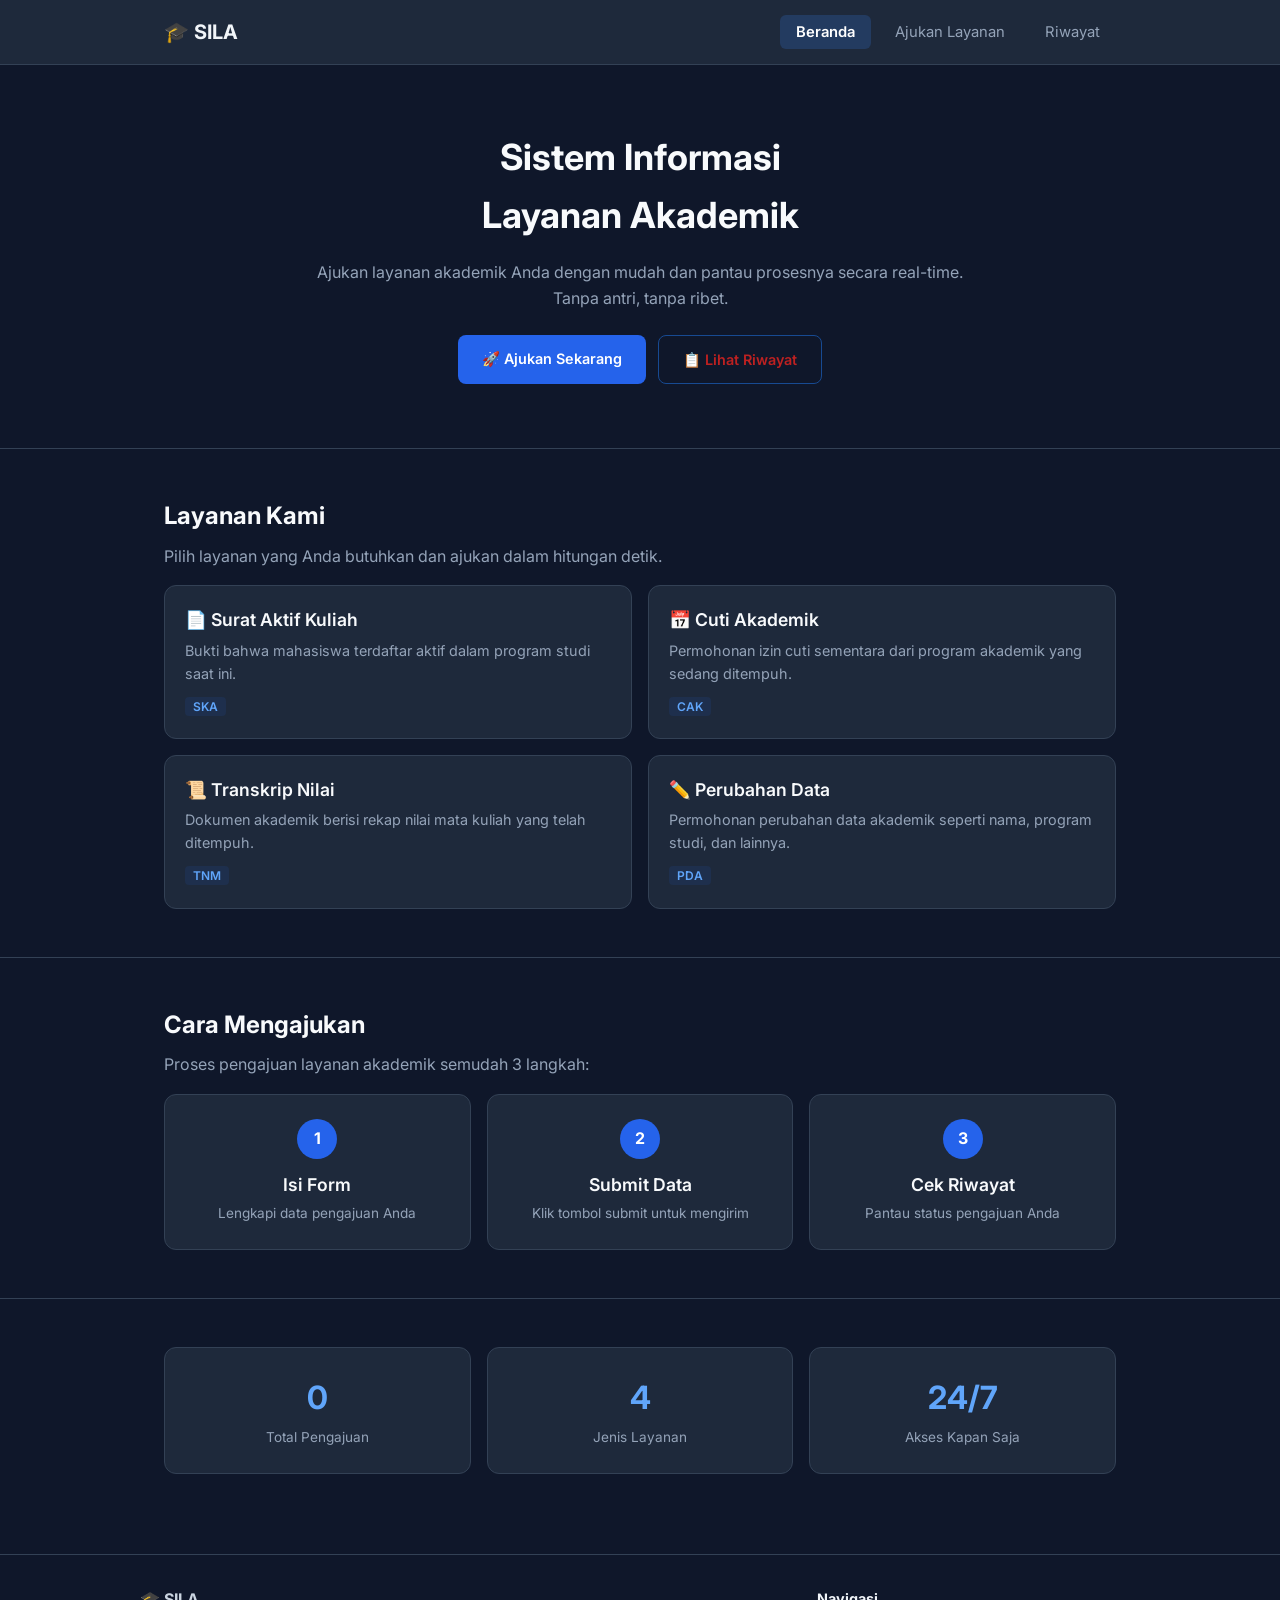
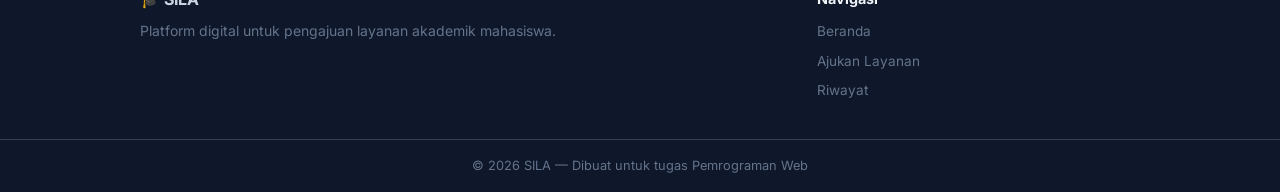
<file: index.html>
<!DOCTYPE html>
<html lang="id">
 
<head>
    <meta charset="UTF-8">
    <meta name="viewport" content="width=device-width, initial-scale=1.0">
    <title>SILA — Sistem Informasi Layanan Akademik</title>
    <link rel="preconnect" href="https://fonts.googleapis.com">
    <link rel="preconnect" href="https://fonts.gstatic.com" crossorigin>
    <link href="https://fonts.googleapis.com/css2?family=Inter:wght@400;600;700&display=swap" rel="stylesheet">
    <link rel="stylesheet" href="css/style.css">
</head>
 
<body>
 
    <!-- HEADER & NAVIGASI -->
    <header class="navbar">
        <div class="container navbar-inner">
            <a href="index.html" class="logo">🎓 SILA</a>
            <input type="checkbox" id="navToggle" class="nav-toggle">
            <label for="navToggle" class="hamburger">
                <span></span>
                <span></span>
                <span></span>
            </label>
            <nav>
                <ul class="nav-menu">
                    <li><a href="index.html" class="active">Beranda</a></li>
                    <li><a href="layanan.html">Ajukan Layanan</a></li>
                    <li><a href="riwayat.html">Riwayat</a></li>
                </ul>
            </nav>
        </div>
    </header>
 
    <main>
 
        <!-- Hero -->
        <section class="hero">
            <div class="container">
                <h1>Sistem Informasi<br>Layanan Akademik</h1>
                <p>Ajukan layanan akademik Anda dengan mudah dan pantau prosesnya secara real-time.<br>Tanpa antri,
                    tanpa ribet.</p>
                <div class="hero-buttons">
                    <a href="layanan.html" class="btn btn-primary">🚀 Ajukan Sekarang</a>
                    <a href="riwayat.html" class="btn btn-outline">📋 Lihat Riwayat</a>
                </div>
            </div>
        </section>
 
        <!-- Daftar Layanan -->
        <section class="section">
            <div class="container">
                <h2>Layanan Kami</h2>
                <p class="section-desc">Pilih layanan yang Anda butuhkan dan ajukan dalam hitungan detik.</p>
                <div class="cards-grid">
                    <article class="card">
                        <h3>📄 Surat Aktif Kuliah</h3>
                        <p>Bukti bahwa mahasiswa terdaftar aktif dalam program studi saat ini.</p>
                        <span class="card-code">SKA</span>
                    </article>
                    <article class="card">
                        <h3>📅 Cuti Akademik</h3>
                        <p>Permohonan izin cuti sementara dari program akademik yang sedang ditempuh.</p>
                        <span class="card-code">CAK</span>
                    </article>
                    <article class="card">
                        <h3>📜 Transkrip Nilai</h3>
                        <p>Dokumen akademik berisi rekap nilai mata kuliah yang telah ditempuh.</p>
                        <span class="card-code">TNM</span>
                    </article>
                    <article class="card">
                        <h3>✏️ Perubahan Data</h3>
                        <p>Permohonan perubahan data akademik seperti nama, program studi, dan lainnya.</p>
                        <span class="card-code">PDA</span>
                    </article>
                </div>
            </div>
        </section>
 
        <!-- Cara Mengajukan -->
        <section class="section">
            <div class="container">
                <h2>Cara Mengajukan</h2>
                <p class="section-desc">Proses pengajuan layanan akademik semudah 3 langkah:</p>
                <div class="steps-grid">
                    <div class="step">
                        <div class="step-number">1</div>
                        <h3>Isi Form</h3>
                        <p>Lengkapi data pengajuan Anda</p>
                    </div>
                    <div class="step">
                        <div class="step-number">2</div>
                        <h3>Submit Data</h3>
                        <p>Klik tombol submit untuk mengirim</p>
                    </div>
                    <div class="step">
                        <div class="step-number">3</div>
                        <h3>Cek Riwayat</h3>
                        <p>Pantau status pengajuan Anda</p>
                    </div>
                </div>
            </div>
        </section>
 
        <!-- Statistik -->
        <section class="section">
            <div class="container">
                <div class="stats-grid">
                    <div class="stat">
                        <div class="stat-number">0</div>
                        <div class="stat-label">Total Pengajuan</div>
                    </div>
                    <div class="stat">
                        <div class="stat-number">4</div>
                        <div class="stat-label">Jenis Layanan</div>
                    </div>
                    <div class="stat">
                        <div class="stat-number">24/7</div>
                        <div class="stat-label">Akses Kapan Saja</div>
                    </div>
                </div>
            </div>
        </section>
 
    </main>
 
    <!-- FOOTER -->
    <footer class="footer">
        <div class="container footer-inner">
            <div>
                <strong>🎓 SILA</strong>
                <p>Platform digital untuk pengajuan layanan akademik mahasiswa.</p>
            </div>
            <div class="footer-nav">
                <h4>Navigasi</h4>
                <ul>
                    <li><a href="index.html">Beranda</a></li>
                    <li><a href="layanan.html">Ajukan Layanan</a></li>
                    <li><a href="riwayat.html">Riwayat</a></li>
                </ul>
            </div>
        </div>
        <div class="footer-bottom">
            <div class="container">
                <p>&copy; 2026 SILA — Dibuat untuk tugas Pemrograman Web</p>
            </div>
        </div>
    </footer>
 
</body>
</file>
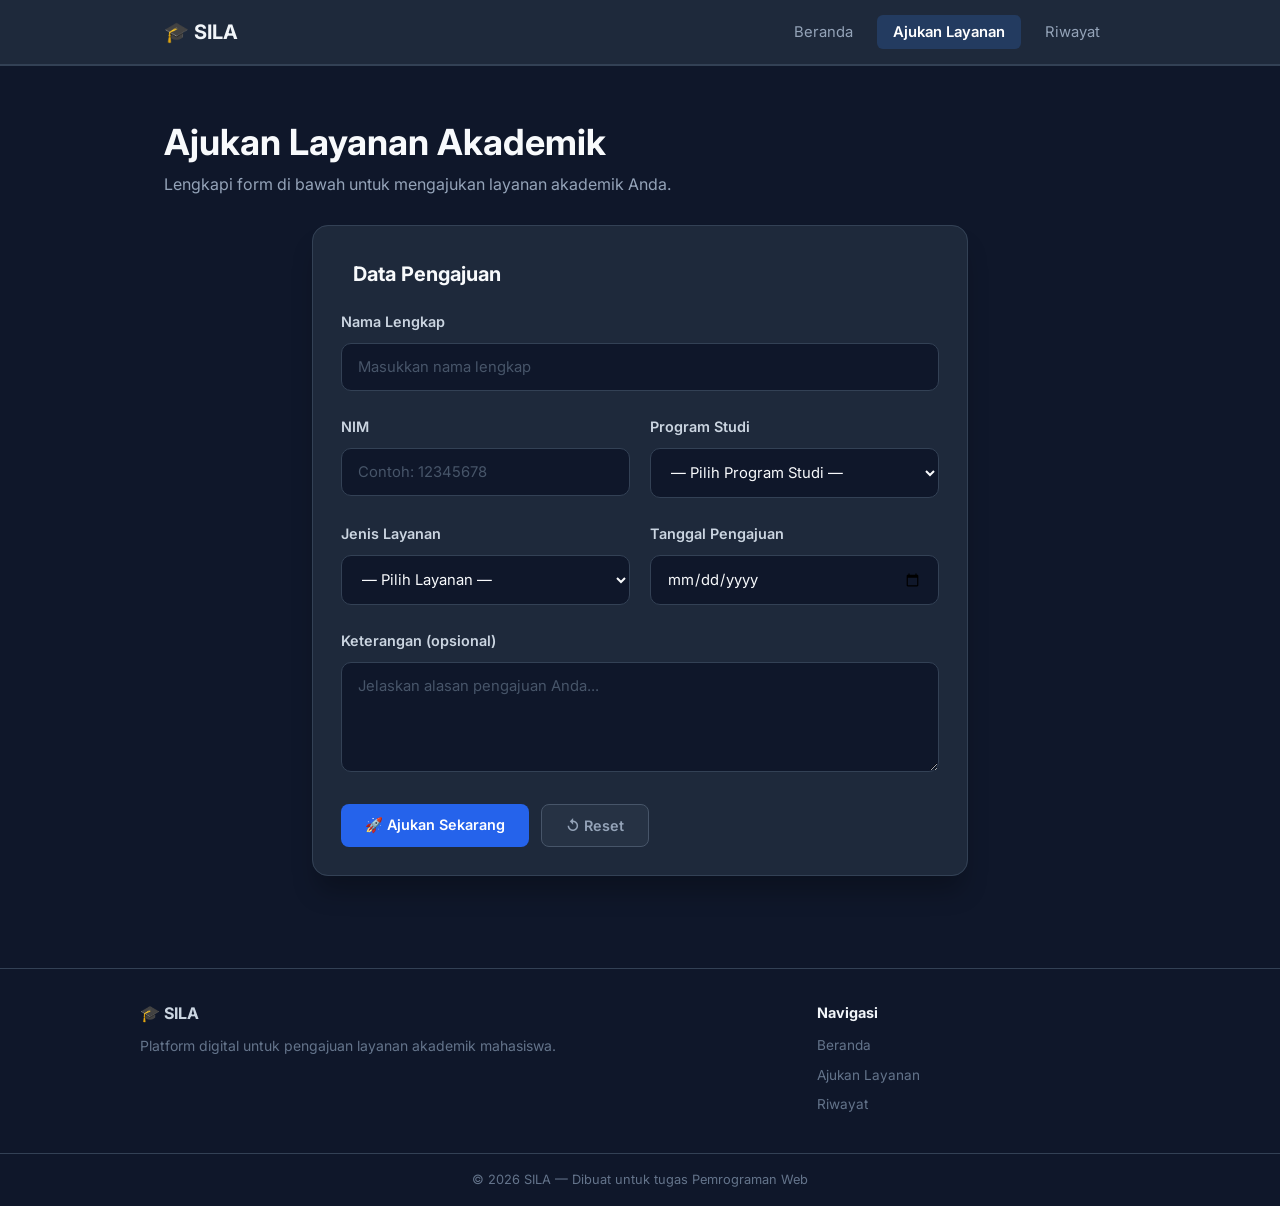
<file: layanan.html>
<!DOCTYPE html>
<html lang="id">
 
<head>
    <meta charset="UTF-8">
    <meta name="viewport" content="width=device-width, initial-scale=1.0">
    <title>Ajukan Layanan — SILA</title>
    <link rel="preconnect" href="https://fonts.googleapis.com">
    <link rel="preconnect" href="https://fonts.gstatic.com" crossorigin>
    <link href="https://fonts.googleapis.com/css2?family=Inter:wght@400;600;700&display=swap" rel="stylesheet">
    <link rel="stylesheet" href="css/style.css">
</head>
 
<body>
 
    <header class="navbar">
        <div class="container navbar-inner">
            <a href="index.html" class="logo">🎓 SILA</a>
            <input type="checkbox" id="navToggle" class="nav-toggle">
            <label for="navToggle" class="hamburger">
                <span></span>
                <span></span>
                <span></span>
            </label>
            <nav>
                <ul class="nav-menu">
                    <li><a href="index.html">Beranda</a></li>
                    <li><a href="layanan.html" class="active">Ajukan Layanan</a></li>
                    <li><a href="riwayat.html">Riwayat</a></li>
                </ul>
            </nav>
        </div>
    </header>
 
    <main>
        <section class="section">
            <div class="container">
                <h1>Ajukan Layanan Akademik</h1>
                <p class="section-desc">Lengkapi form di bawah untuk mengajukan layanan akademik Anda.</p>
 
                <form id="formPengajuan" class="form-card">
                    <fieldset>
                        <legend>Data Pengajuan</legend>
 
                        <p id="formError" class="form-error"></p>
 
                        <div class="form-group">
                            <label for="nama">Nama Lengkap</label>
                            <input type="text" id="nama" name="nama" placeholder="Masukkan nama lengkap">
                        </div>
 
                        <div class="form-row">
                            <div class="form-group">
                                <label for="nim">NIM</label>
                                <input type="text" id="nim" name="nim" placeholder="Contoh: 12345678" maxlength="8">
                            </div>
                            <div class="form-group">
                                <label for="prodi">Program Studi</label>
                                <select id="prodi" name="prodi">
                                    <option value="">— Pilih Program Studi —</option>
                                    <option value="Sistem Informasi">Sistem Informasi</option>
                                    <option value="Teknik Informatika">Teknik Informatika</option>
                                    <option value="Manajemen">Manajemen</option>
                                    <option value="Akuntansi">Akuntansi</option>
                                </select>
                            </div>
                        </div>
 
                        <div class="form-row">
                            <div class="form-group">
                                <label for="layanan">Jenis Layanan</label>
                                <select id="layanan" name="layanan">
                                    <option value="">— Pilih Layanan —</option>
                                    <option value="SKA">SKA — Surat Aktif Kuliah</option>
                                    <option value="CAK">CAK — Cuti Akademik</option>
                                    <option value="TNM">TNM — Transkrip Nilai</option>
                                    <option value="PDA">PDA — Perubahan Data</option>
                                </select>
                            </div>
                            <div class="form-group">
                                <label for="tanggal">Tanggal Pengajuan</label>
                                <input type="date" id="tanggal" name="tanggal">
                            </div>
                        </div>
 
                        <div class="form-group">
                            <label for="keterangan">Keterangan (opsional)</label>
                            <textarea id="keterangan" name="keterangan" rows="3"
                                placeholder="Jelaskan alasan pengajuan Anda..."></textarea>
                        </div>
 
                        <div class="form-actions">
                            <button type="submit" class="btn btn-primary">🚀 Ajukan Sekarang</button>
                            <button type="reset" class="btn btn-outline">↺ Reset</button>
                        </div>
                    </fieldset>
                </form>
            </div>
        </section>
    </main>
 
    <footer class="footer">
        <div class="container footer-inner">
            <div>
                <strong>🎓 SILA</strong>
                <p>Platform digital untuk pengajuan layanan akademik mahasiswa.</p>
            </div>
            <div class="footer-nav">
                <h4>Navigasi</h4>
                <ul>
                    <li><a href="index.html">Beranda</a></li>
                    <li><a href="layanan.html">Ajukan Layanan</a></li>
                    <li><a href="riwayat.html">Riwayat</a></li>
                </ul>
            </div>
        </div>
        <div class="footer-bottom">
            <div class="container">
                <p>&copy; 2026 SILA — Dibuat untuk tugas Pemrograman Web</p>
            </div>
        </div>
    </footer>
 
    <script src="js/script.js"></script>
 
</body>
 
</html>
</file>
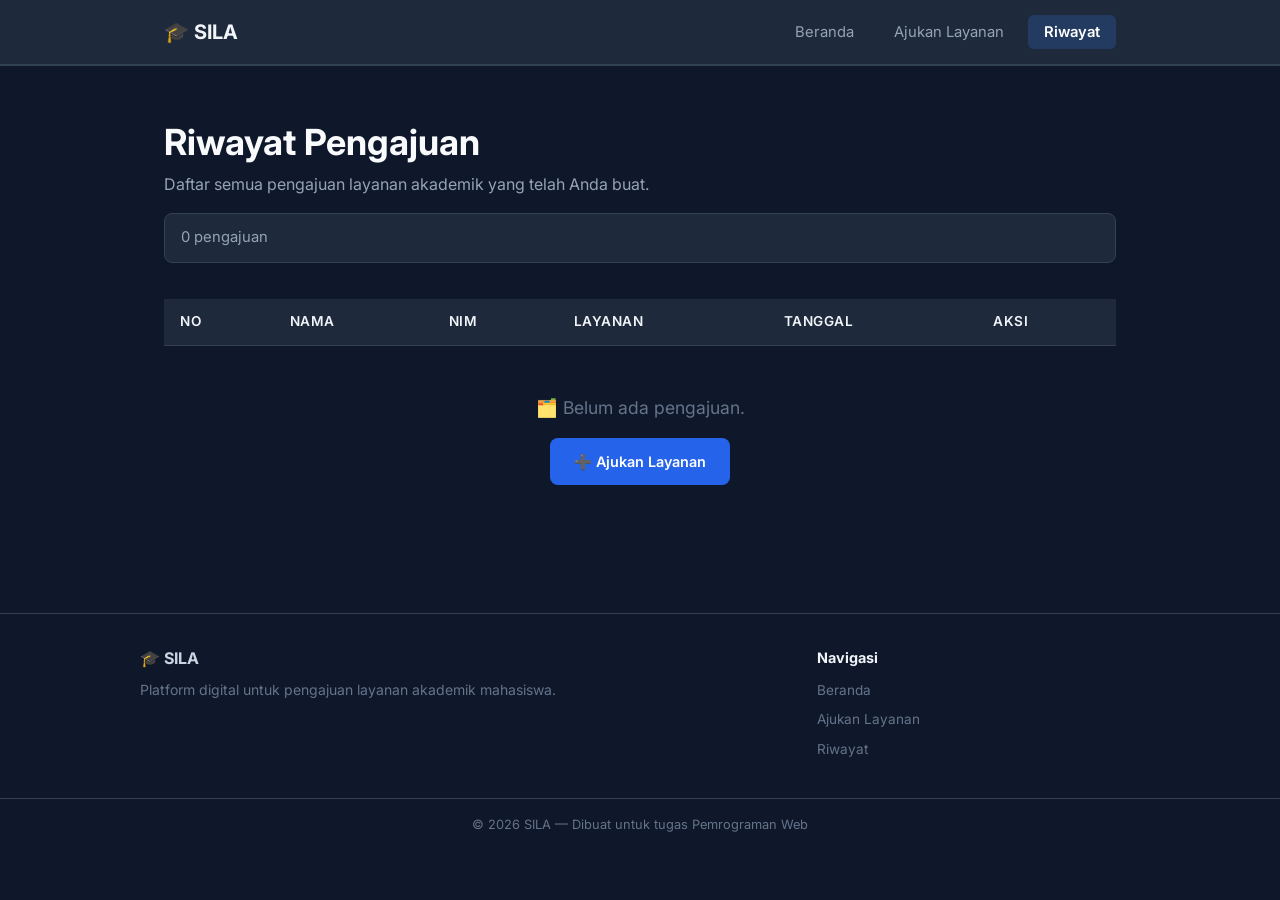
<file: riwayat.html>
<!DOCTYPE html>
<html lang="id">
 
<head>
    <meta charset="UTF-8">
    <meta name="viewport" content="width=device-width, initial-scale=1.0">
    <title>Riwayat Pengajuan — SILA</title>
    <link rel="preconnect" href="https://fonts.googleapis.com">
    <link rel="preconnect" href="https://fonts.gstatic.com" crossorigin>
    <link href="https://fonts.googleapis.com/css2?family=Inter:wght@400;600;700&display=swap" rel="stylesheet">
    <link rel="stylesheet" href="css/style.css">
</head>
 
<body>
 
    <header class="navbar">
        <div class="container navbar-inner">
            <a href="index.html" class="logo">🎓 SILA</a>
            <input type="checkbox" id="navToggle" class="nav-toggle">
            <label for="navToggle" class="hamburger">
                <span></span>
                <span></span>
                <span></span>
            </label>
            <nav>
                <ul class="nav-menu">
                    <li><a href="index.html">Beranda</a></li>
                    <li><a href="layanan.html">Ajukan Layanan</a></li>
                    <li><a href="riwayat.html" class="active">Riwayat</a></li>
                </ul>
            </nav>
        </div>
    </header>
 
    <main>
        <section class="section">
            <div class="container">
                <h1>Riwayat Pengajuan</h1>
                <p class="section-desc">Daftar semua pengajuan layanan akademik yang telah Anda buat.</p>
 
                <div class="toolbar">
                    <span id="dataCount">0 pengajuan</span>
                    <button id="btnHapusSemua" class="btn btn-outline" style="display: none;">🗑 Hapus Semua</button>
                </div>
 
                <div class="table-responsive">
                    <table class="data-table">
                        <thead>
                            <tr>
                                <th>No</th>
                                <th>Nama</th>
                                <th>NIM</th>
                                <th>Layanan</th>
                                <th>Tanggal</th>
                                <th>Aksi</th>
                            </tr>
                        </thead>
                        <tbody id="tableBody">
                            <!-- Data diisi oleh JavaScript -->
                        </tbody>
                    </table>
                </div>
 
                <div id="emptyState" class="empty-state" style="display: none;">
                    <p>🗂️ Belum ada pengajuan.</p>
                    <a href="layanan.html" class="btn btn-primary">➕ Ajukan Layanan</a>
                </div>
            </div>
        </section>
    </main>
 
    <footer class="footer">
        <div class="container footer-inner">
            <div>
                <strong>🎓 SILA</strong>
                <p>Platform digital untuk pengajuan layanan akademik mahasiswa.</p>
            </div>
            <div class="footer-nav">
                <h4>Navigasi</h4>
                <ul>
                    <li><a href="index.html">Beranda</a></li>
                    <li><a href="layanan.html">Ajukan Layanan</a></li>
                    <li><a href="riwayat.html">Riwayat</a></li>
                </ul>
            </div>
        </div>
        <div class="footer-bottom">
            <div class="container">
                <p>&copy; 2026 SILA — Dibuat untuk tugas Pemrograman Web</p>
            </div>
        </div>
    </footer>
 
    <script src="js/script.js"></script>
 
</body>
 
</html>
</file>
<file: css/style.css>
/* ================================
   1. CSS DASAR — SILA
   ================================ */
* {
  margin: 0;
  padding: 0;
  box-sizing: border-box;
}

body {
  background-color: #0f172a;
  color: #cbd5e1;
  font-family: "Inter", sans-serif;
  font-size: 16px;
  line-height: 1.6;
}

h1, h2, h3, h4 {
  color: #f8fafc;
}

a {
  color: #60a5fa;
  text-decoration: none;
  transition: color 0.3s;
}

a:hover {
  color: #93c5fd;
}

hr {
  border: none;
  border-top: 1px solid #334155;
  margin: 24px 0;
}


h1 { font-size: 2.25rem; font-weight: 700; }
h2 { font-size: 1.5rem; font-weight: 700; margin-bottom: 8px; }
h3 { font-size: 1.1rem; font-weight: 600; margin-bottom: 4px; }

.section-desc {
  color: #94a3b8;
  margin-bottom: 16px;
}

/* ================================
   2. PAGE LAYOUT & KOMPONEN — SILA
   ================================ */
.container {
  max-width: 1000px;
  margin: 0 auto;
  padding: 0 24px;
}

.navbar {
  background-color: #1e293b;
  border-bottom: 1px solid #334155;
  padding: 16px 0;
}

.navbar-inner {
  display: flex;
  justify-content: space-between;
  align-items: center;
}

.logo {
  font-size: 1.25rem;
  font-weight: 700;
  color: #f1f5f9;
}

.hero {
  padding: 64px 0;
  text-align: center;
}

.hero h1 {
  margin-bottom: 16px;
}

.hero p {
  color: #94a3b8;
  margin-bottom: 24px;
}

.hero-buttons {
  display: flex;
  justify-content: center;
  gap: 12px;
}

.btn {
  display: inline-block;
  padding: 12px 24px;
  border-radius: 8px;
  font-size: 0.9rem;
  font-weight: 600;
  transition: background-color 0.3s, color 0.3s, transform 0.2s;
  cursor: pointer;
  border: none;
  font-family: inherit;
}

.btn-primary {
  background-color: #2563eb;
  color: #fff;
}

.btn-primary:hover {
  background-color: #1d4ed8;
  color: #fff;
  transform: translateY(-2px);
}

.btn-outline {
  border: 1px solid #174a92;
  color: #be2121;
}

.btn-outline:hover {
  background-color: #1e293b;
  color: #eff3f1;
  transform: translateY(-2px);
}

.section {
  padding: 48px 0;
  border-top: 1px solid #334155;
}

.cards-grid {
  display: grid;
  grid-template-columns: 1fr 1fr;
  gap: 16px;
  margin-top: 16px;
}

.card {
  background-color: #1e293b;
  border: 1px solid #334155;
  border-radius: 12px;
  padding: 20px;
  transition: border-color 0.3s, transform 0.2s;
}

.card:hover {
  border-color: #475569;
  transform: translateY(-2px);
}

.card p {
  color: #94a3b8;
  font-size: 0.9rem;
  margin-bottom: 8px;
}

.card-code {
  font-size: 0.75rem;
  font-weight: 600;
  color: #60a5fa;
  background-color: rgba(37, 99, 235, 0.1);
  padding: 2px 8px;
  border-radius: 4px;
}

.steps-grid {
  display: flex;
  gap: 16px;
  margin-top: 16px;
}

.step {
  flex: 1;
  text-align: center;
  background-color: #1e293b;
  border: 1px solid #334155;
  border-radius: 12px;
  padding: 24px 16px;
  transition: border-color 0.3s;
}

.step:hover {
  border-color: #475569;
}

.step-number {
  width: 40px;
  height: 40px;
  background-color: #2563eb;
  color: #fff;
  border-radius: 50%;
  display: flex;
  align-items: center;
  justify-content: center;
  font-weight: 700;
  margin: 0 auto 12px;
}

.step p {
  color: #94a3b8;
  font-size: 0.85rem;
}

.stats-grid {
  display: flex;
  gap: 16px;
}

.stat {
  flex: 1;
  text-align: center;
  background-color: #1e293b;
  border: 1px solid #334155;
  border-radius: 12px;
  padding: 24px;
}

.stat-number {
  font-size: 2rem;
  font-weight: 700;
  color: #60a5fa;
}

.stat-label {
  color: #94a3b8;
  font-size: 0.85rem;
  margin-top: 4px;
}

.footer {
  border-top: 1px solid #334155;
  margin-top: 32px;
}

.footer-inner {
  display: grid;
  grid-template-columns: 2fr 1fr;
  gap: 32px;
  padding: 32px 0;
}

.footer-inner p {
  color: #64748b;
  font-size: 0.875rem;
  margin-top: 8px;
}

.footer-inner h4 {
  color: #f1f5f9;
  margin-bottom: 8px;
  font-size: 0.9rem;
}

.footer-bottom {
  border-top: 1px solid #334155;
  padding: 16px 0;
  text-align: center;
}

.footer-bottom p {
  font-size: 0.8rem;
  color: #64748b;
}

/* ================================
   3. FORMS — SILA 
   ================================ */
.form-card {
  max-width: 680px;
  margin: 0 auto;
  padding: 12px;
}

fieldset {
  border: 1px solid #334155;
  border-radius: 16px;
  padding: 32px 28px 28px 28px;
  background-color: #1e293b;
  box-shadow: 0 20px 25px -5px rgba(0, 0, 0, 0.25);
  position: relative;
}

legend {
  font-size: 1.25rem;
  font-weight: 700;
  color: #f8fafc;
  padding: 0 12px;
  margin-bottom: 20px;
  float: left;
  width: 100%;
}

.form-group {
  margin-bottom: 24px;
}

.form-group label {
  display: block;
  font-size: 0.9rem;
  font-weight: 600;
  color: #cbd5e1;
  margin-bottom: 10px;
}

.form-group input,
.form-group select,
.form-group textarea {
  width: 100%;
  padding: 14px 16px;
  background-color: #0f172a;
  border: 1px solid #334155;
  border-radius: 10px;
  color: #f8fafc;
  font-family: inherit;
  font-size: 0.925rem;
  outline: none;
  transition: border-color 0.2s, box-shadow 0.2s;
}

.form-group input:focus,
.form-group select:focus,
.form-group textarea:focus {
  border-color: #3b82f6;
  box-shadow: 0 0 0 3px rgba(59, 130, 246, 0.2);
}

.form-group input::placeholder,
.form-group textarea::placeholder {
  color: #475569;
}

.form-group select {
  cursor: pointer;
}

.form-group textarea {
  resize: vertical;
  min-height: 110px;
}

.form-row {
  display: grid;
  grid-template-columns: 1fr 1fr;
  gap: 20px;
}

.form-actions {
  display: flex;
  justify-content: flex-start;
  gap: 12px;
  margin-top: 12px;
}

.form-actions .btn-reset, 
.form-actions .btn-outline {
  background-color: rgba(71, 85, 105, 0.2);
  border: 1px solid #475569;
  color: #94a3b8;
}

.form-actions .btn-reset:hover,
.form-actions .btn-outline:hover {
  background-color: rgba(71, 85, 105, 0.4);
  color: #f8fafc;
}

/* ================================
   4. TABLES — SILA
   ================================ */
.table-responsive {
  width: 100%;
  overflow-x: auto;
  -webkit-overflow-scrolling: touch;
}

.data-table {
  width: 100%;
  border-collapse: collapse;
  margin-top: 16px;
  min-width: 600px;
}

.data-table caption {
  text-align: left;
  font-size: 0.85rem;
  color: #64748b;
  margin-bottom: 12px;
}

.data-table th,
.data-table td {
  padding: 12px 16px;
  text-align: left;
  border-bottom: 1px solid #334155;
}

.data-table th {
  background-color: #1e293b;
  color: #f1f5f9;
  font-size: 0.85rem;
  font-weight: 600;
  text-transform: uppercase;
  letter-spacing: 0.5px;
}

.data-table td {
  color: #cbd5e1;
  font-size: 0.9rem;
}

.data-table tbody tr:nth-child(even) {
  background-color: rgba(30, 41, 59, 0.5);
}

.data-table tbody tr:hover {
  background-color: #1e293b;
}

/* ================================
   5. NAVIGATION & INTERACTION
   ================================ */
.nav-menu {
  list-style: none;
  display: flex;
  gap: 8px;
}

.nav-menu li a {
  color: #94a3b8;
  font-size: 0.925rem;
  padding: 8px 16px;
  border-radius: 6px;
  transition: color 0.3s, background-color 0.3s;
}

.nav-menu li a:hover {
  color: #f8fafc;
  background-color: rgba(255, 255, 255, 0.05);
}

.nav-menu li a.active {
  color: #ffffff;
  font-weight: 600;
  background-color: rgba(59, 130, 246, 0.2);
}

.footer-nav ul {
  list-style: none;
}

.footer-nav ul li {
  margin-bottom: 4px;
}

.footer-nav ul li a {
  color: #64748b;
  font-size: 0.85rem;
  transition: color 0.3s;
}

.footer-nav ul li a:hover {
  color: #93c5fd;
}

.toolbar {
  display: flex;
  justify-content: space-between;
  align-items: center;
  margin-bottom: 20px;
  background-color: #1e293b;
  padding: 12px 16px;
  border-radius: 8px;
  border: 1px solid #334155;
  color: #94a3b8;
  font-size: 0.925rem;
}

.toolbar .btn-hapus-semua,
.toolbar button {
  padding: 8px 16px;
  font-size: 0.85rem;
}

.form-error {
  color: #f87171;
  font-size: 0.875rem;
  margin-bottom: 12px;
  min-height: 20px;
}

.empty-state {
  text-align: center;
  padding: 48px 0;
  color: #64748b;
}

.empty-state p {
  font-size: 1.1rem;
  margin-bottom: 16px;
}

.btn-edit, .btn-hapus {
  background: none;
  padding: 6px 14px;
  border-radius: 6px;
  font-size: 0.8rem;
  font-weight: 600;
  cursor: pointer;
  transition: background-color 0.3s, color 0.3s;
}

.btn-edit {
  border: 1px solid #60a5fa;
  color: #60a5fa;
  margin-right: 4px;
}

.btn-edit:hover {
  background-color: #60a5fa;
  color: #0f172a;
}

.btn-hapus {
  border: 1px solid #f87171;
  color: #f87171;
}

.btn-hapus:hover {
  background-color: #f87171;
  color: #0f172a;
}

@keyframes fadeIn {
  from { opacity: 0; transform: translateY(15px); }
  to { opacity: 1; transform: translateY(0); }
}

.hero {
  animation: fadeIn 0.6s ease-out;
}

.nav-toggle {
  display: none;
}

.hamburger {
  display: none;
  flex-direction: column;
  gap: 5px;
  cursor: pointer;
  padding: 4px;
}

.hamburger span {
  display: block;
  width: 24px;
  height: 3px;
  background-color: #f1f5f9;
  border-radius: 2px;
  transition: transform 0.3s, opacity 0.3s;
}

.nav-toggle:checked ~ label .hamburger span:nth-child(1) {
  transform: translateY(8px) rotate(45deg);
}

.nav-toggle:checked ~ label .hamburger span:nth-child(2) {
  opacity: 0;
}

.nav-toggle:checked ~ label .hamburger span:nth-child(3) {
  transform: translateY(-8px) rotate(-45deg);
}

@media (max-width: 768px) {
  .navbar-inner {
    flex-wrap: wrap;
  }

  .hamburger {
    display: flex;
  }

  nav {
    width: 100%;
    order: 3;
  }

  .nav-menu {
    display: none;
    flex-direction: column;
    gap: 4px;
    width: 100%;
    padding: 8px 0;
    border-top: 1px solid #334155;
    margin-top: 12px;
  }

  .nav-menu li a {
    display: block;
    padding: 10px 0;
    border-radius: 0;
  }

  .nav-toggle:checked ~ nav .nav-menu {
    display: flex;
  }

  .hero h1 {
    font-size: 1.75rem;
    line-height: 1.3;
  }

  .hero-buttons {
    flex-direction: column;
    align-items: center;
  }

  .cards-grid {
    grid-template-columns: 1fr;
  }

  .steps-grid,
  .stats-grid,
  .footer-inner {
    flex-direction: column;
    gap: 20px;
  }

  /* --- Mobile Form Optimized --- */
  .form-card {
    padding: 4px;
  }

  fieldset {
    padding: 24px 16px 20px 16px;
    border-radius: 12px;
  }

  legend {
    font-size: 1.15rem;
    margin-bottom: 16px;
  }

  .form-row {
    grid-template-columns: 1fr;
    gap: 0;
  }

  .form-group {
    margin-bottom: 18px;
  }

  .form-group label {
    margin-bottom: 6px;
    font-size: 0.85rem;
  }

  .form-group input,
  .form-group select,
  .form-group textarea {
    padding: 12px 14px;
    font-size: 0.9rem;
  }

  .form-actions {
    flex-direction: column;
    gap: 10px;
    margin-top: 8px;
  }

  .form-actions .btn {
    width: 100%;
    text-align: center;
    padding: 14px;
  }

  /* --- Mobile Table & Toolbar Optimized --- */
  .toolbar {
    flex-direction: column;
    align-items: stretch;
    gap: 12px;
    text-align: center;
    padding: 14px;
  }
  
  .toolbar button,
  .toolbar .btn-hapus-semua {
    width: 100%;
    text-align: center;
    justify-content: center;
  }

  .table-responsive {
    margin-top: 8px;
    border-radius: 8px;
  }
  
  .data-table th,
  .data-table td {
    padding: 12px 10px;
    font-size: 0.85rem;
  }
}

@media (max-width: 480px) {
  .hero h1 {
    font-size: 1.4rem;
  }
  
  .container {
    padding: 0 12px;
  }

  h2 {
    font-size: 1.4rem;
  }
}
</file>
